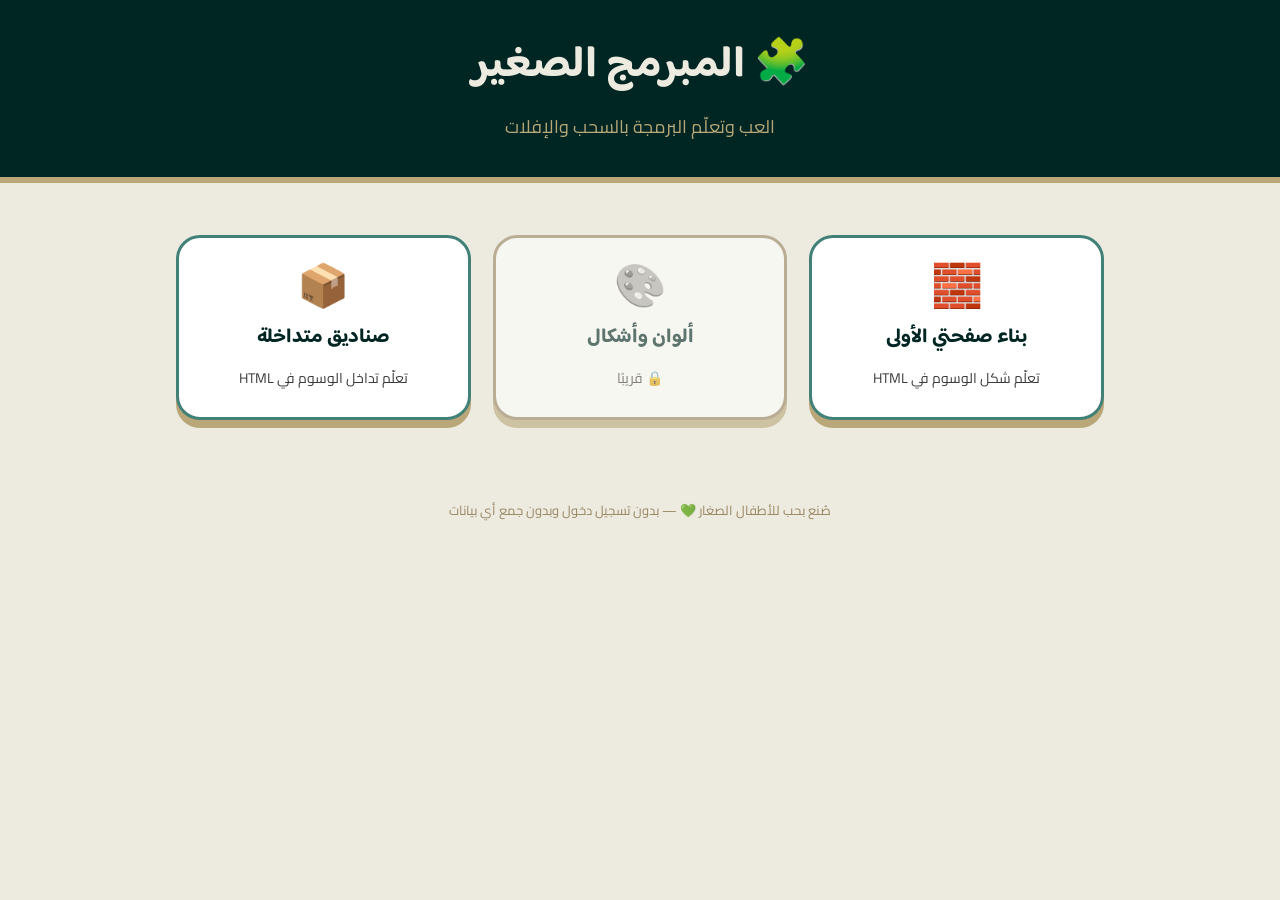
<file: index.html>
<!DOCTYPE html>
<html lang="ar" dir="rtl">
<head>
<meta charset="UTF-8">
<meta name="viewport" content="width=device-width, initial-scale=1.0, maximum-scale=1, user-scalable=no">
<title>المبرمج الصغير</title>
<link rel="preconnect" href="https://fonts.googleapis.com">
<link href="https://fonts.googleapis.com/css2?family=Baloo+Bhaijaan+2:wght@600;700&family=Cairo:wght@400;600;800&display=swap" rel="stylesheet">
<link rel="stylesheet" href="style.css">
</head>
<body>

<div class="top-bar">
  <h1>🧩 المبرمج الصغير</h1>
  <p>العب وتعلّم البرمجة بالسحب والإفلات</p>
</div>

<main>
  <div class="levels-grid" id="levels"></div>
</main>

<footer>صُنع بحب للأطفال الصغار 💚 — بدون تسجيل دخول وبدون جمع أي بيانات</footer>

<script>
  var LEVELS = [
    {
      id: "html-level-1",
      title: "بناء صفحتي الأولى",
      desc: "تعلّم شكل الوسوم في HTML",
      icon: "🧱",
      ready: true
    },
    {
      id: "css-level-1",
      title: "ألوان وأشكال",
      desc: "قريبًا",
      icon: "🎨",
      ready: false
    },
    {
      id: "html-level-2",
      title: "صناديق متداخلة",
      desc: "تعلّم تداخل الوسوم في HTML",
      icon: "📦",
      ready: true
    }
  ];

  var grid = document.getElementById("levels");

  function isLevelCompleted(lvl) {
    try {
      if (lvl.id === "html-level-2") {
        var raw = localStorage.getItem("mbarmij_html_level2_progress");
        if (!raw) return false;
        var p = JSON.parse(raw);
        return !!p["1"] && !!p["2"] && !!p["3"];
      }
      return localStorage.getItem("mubarmij_" + lvl.id + "_completed") === "true";
    } catch (e) {
      return false;
    }
  }

  LEVELS.forEach(function (lvl) {
    var completed = isLevelCompleted(lvl);

    var el = document.createElement(lvl.ready ? "a" : "div");
    if (lvl.ready) {
      el.href = "games/" + lvl.id + "/";
    }
    el.className = "level-card" + (lvl.ready ? "" : " locked");

    el.innerHTML =
      '<div class="badge">' + lvl.icon + "</div>" +
      "<h2>" + lvl.title + "</h2>" +
      '<p class="desc">' + (lvl.ready ? lvl.desc : "🔒 " + lvl.desc) + "</p>" +
      (lvl.ready && completed ? '<div class="star">⭐ مكتمل</div>' : "");

    grid.appendChild(el);
  });
</script>

</body>
</html>
</file>
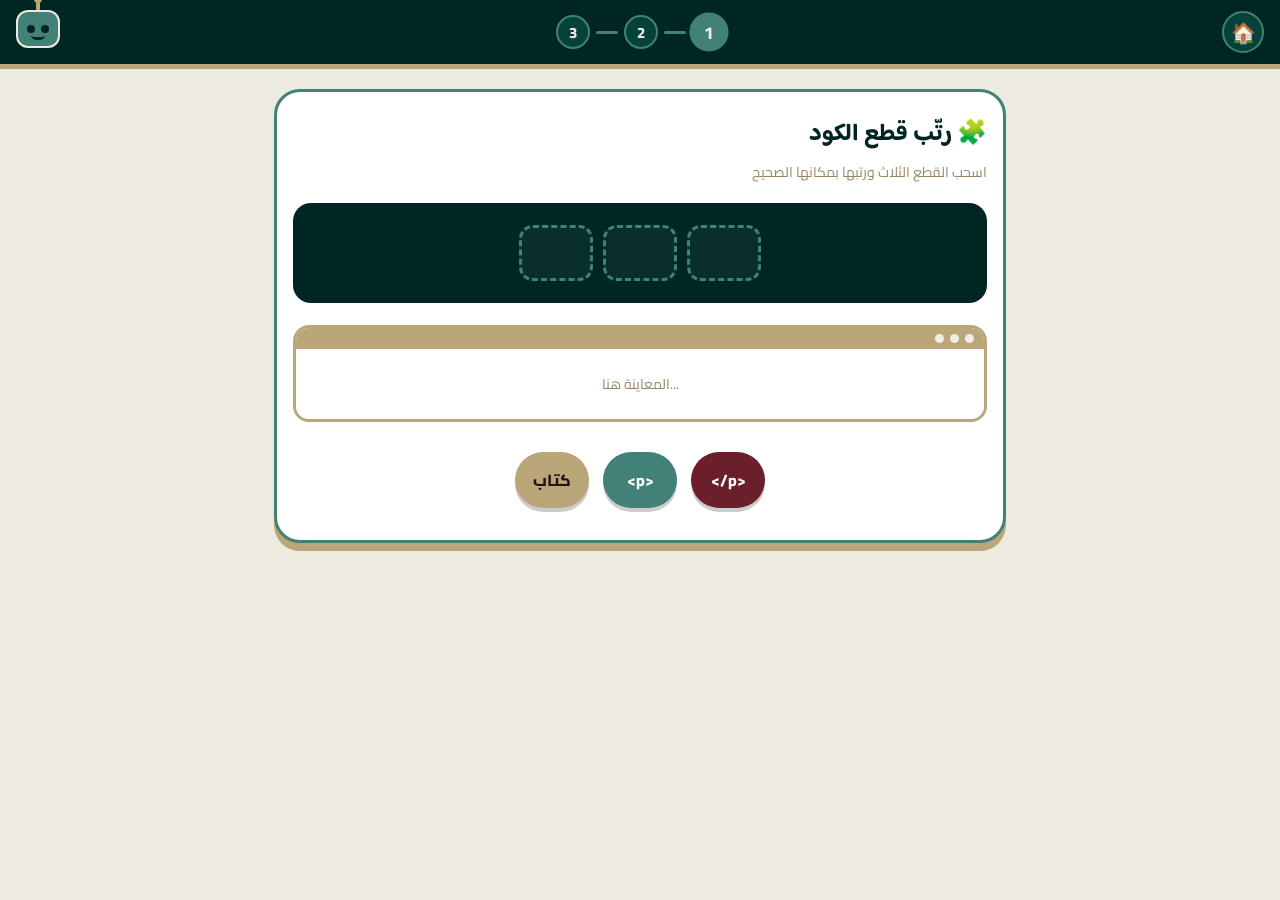
<file: games/html-level-1/index.html>
<!DOCTYPE html>
<html lang="ar" dir="rtl">
<head>
<meta charset="UTF-8">
<meta name="viewport" content="width=device-width, initial-scale=1.0, maximum-scale=1, user-scalable=no">
<title>بناء صفحتي الأولى — المبرمج الصغير</title>
<link rel="preconnect" href="https://fonts.googleapis.com">
<link href="https://fonts.googleapis.com/css2?family=Baloo+Bhaijaan+2:wght@600;700;800&family=Cairo:wght@400;600;800&display=swap" rel="stylesheet">
<link rel="stylesheet" href="style.css">
</head>
<body>

<header class="game-header">
  <a class="back-btn" href="../../index.html" aria-label="رجوع للخريطة">🏠</a>

  <div class="progress-track" id="progressTrack">
    <span class="step" data-step="0">1</span>
    <span class="line"></span>
    <span class="step" data-step="1">2</span>
    <span class="line"></span>
    <span class="step" data-step="2">3</span>
  </div>

  <div class="mascot" id="mascot" aria-hidden="true">
    <div class="mascot-antenna"></div>
    <div class="mascot-head">
      <div class="mascot-eye"></div>
      <div class="mascot-eye"></div>
      <div class="mascot-mouth"></div>
    </div>
  </div>
</header>

<main id="stage"></main>

<div class="toast" id="toast"></div>

<script src="script.js"></script>
</body>
</html>
</file>
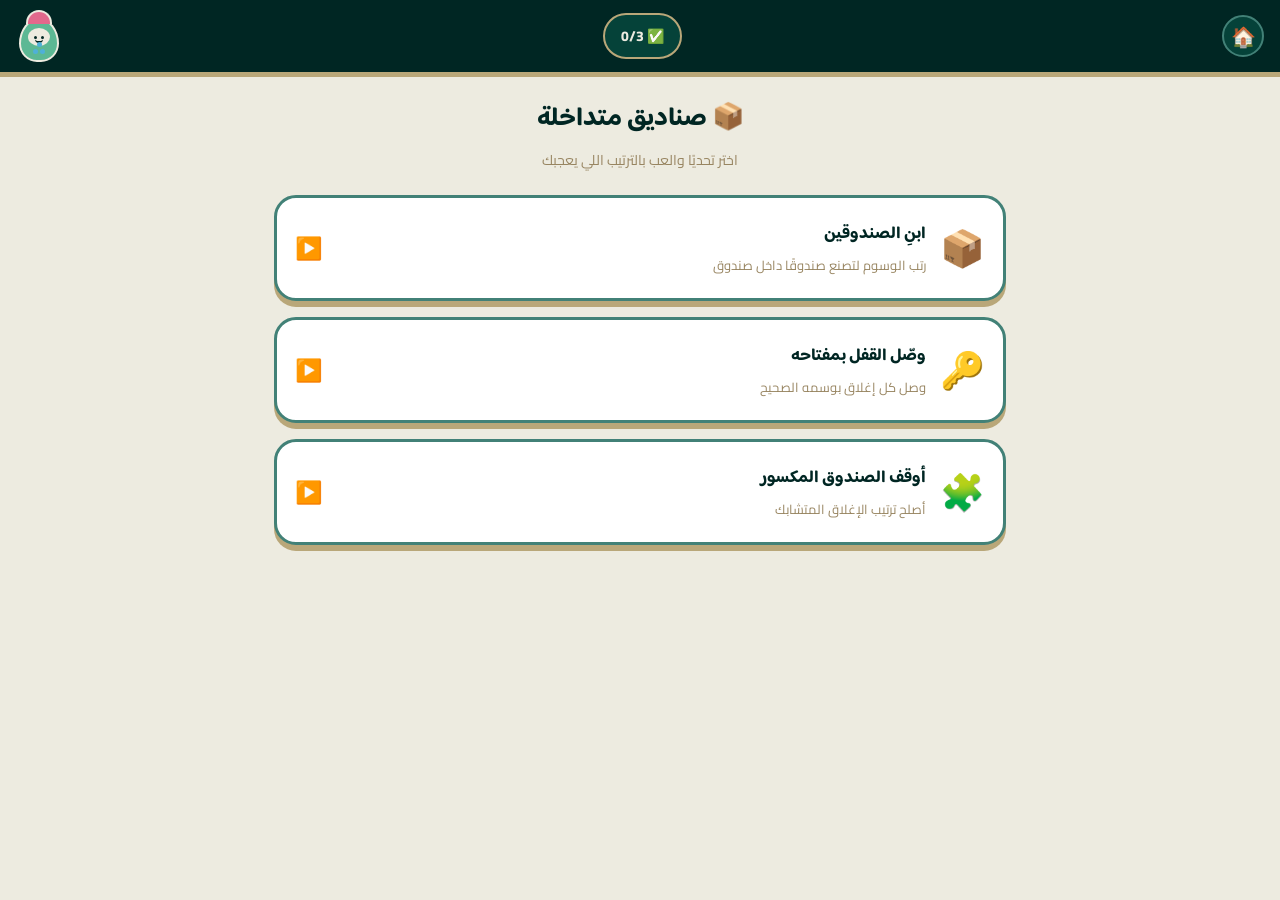
<file: games/html-level-2/index.html>
<!DOCTYPE html>
<html lang="ar" dir="rtl">
<head>
<meta charset="UTF-8">
<meta name="viewport" content="width=device-width, initial-scale=1.0, maximum-scale=1, user-scalable=no">
<title>التداخل — المبرمج الصغير</title>
<link rel="preconnect" href="https://fonts.googleapis.com">
<link href="https://fonts.googleapis.com/css2?family=Baloo+Bhaijaan+2:wght@600;700;800&family=Cairo:wght@400;600;800&display=swap" rel="stylesheet">
<link rel="stylesheet" href="style.css">
</head>
<body>

<header class="game-header">
  <a class="back-btn" href="../../index.html" aria-label="رجوع للخريطة">🏠</a>

  <div class="counter-badge" id="counterBadge">✅ 0/3</div>

  <div class="mascot2" id="mascot" aria-hidden="true">
    <div class="doll-scarf"></div>
    <div class="doll-body">
      <div class="doll-face">
        <div class="doll-eye"></div>
        <div class="doll-eye"></div>
        <div class="doll-smile"></div>
      </div>
      <div class="doll-flower">
        <span></span><span></span><span></span>
      </div>
    </div>
  </div>
</header>

<main id="stage"></main>

<div class="toast" id="toast"></div>

<script src="script.js"></script>
</body>
</html>
</file>
<file: style.css>
:root{
  --deep:#002623;
  --teal:#054239;
  --sage:#428177;
  --cream:#edebe0;
  --tan:#b9a779;
  --brown:#988561;
  --maroon:#6b1f2a;
  --maroon-dark:#4a151e;
  --near-black:#260f14;
  --white:#ffffff;
  --ink:#3d3a3b;
  --black:#161616;
}

*{box-sizing:border-box;}

html,body{
  margin:0;
  padding:0;
  min-height:100%;
}

body{
  background:var(--cream);
  color:var(--deep);
  font-family:"Cairo","Tahoma",sans-serif;
  direction:rtl;
  text-align:center;
}

.top-bar{
  background:var(--deep);
  color:var(--cream);
  padding:28px 16px 34px;
  border-bottom:6px solid var(--tan);
}

.top-bar h1{
  font-family:"Baloo Bhaijaan 2","Cairo",sans-serif;
  font-size:clamp(28px,6vw,44px);
  margin:0 0 6px;
}

.top-bar p{
  margin:0;
  font-size:clamp(14px,3vw,18px);
  color:var(--tan);
}

main{
  max-width:960px;
  margin:0 auto;
  padding:32px 16px 60px;
}

.levels-grid{
  display:grid;
  grid-template-columns:repeat(auto-fit,minmax(220px,1fr));
  gap:22px;
  margin-top:20px;
}

.level-card{
  background:var(--white);
  border-radius:24px;
  padding:26px 18px;
  box-shadow:0 8px 0 var(--tan);
  border:3px solid var(--sage);
  text-decoration:none;
  color:var(--deep);
  display:flex;
  flex-direction:column;
  align-items:center;
  gap:10px;
  transition:transform .15s ease;
}

.level-card:hover{
  transform:translateY(-4px);
}

.level-card .badge{
  font-size:42px;
  line-height:1;
}

.level-card h2{
  margin:4px 0 0;
  font-family:"Baloo Bhaijaan 2","Cairo",sans-serif;
  font-size:20px;
}

.level-card .desc{
  font-size:14px;
  color:var(--ink);
  margin:0;
}

.level-card .star{
  font-size:22px;
  color:var(--tan);
}

.level-card.locked{
  opacity:.6;
  border-color:var(--brown);
  cursor:default;
}

.level-card.locked .badge{
  filter:grayscale(1);
}

footer{
  padding:18px;
  color:var(--brown);
  font-size:13px;
}
</file>
<file: games/html-level-1/style.css>
:root{
  --deep:#002623;
  --teal:#054239;
  --sage:#428177;
  --cream:#edebe0;
  --tan:#b9a779;
  --brown:#988561;
  --maroon:#6b1f2a;
  --maroon-dark:#4a151e;
  --near-black:#260f14;
  --white:#ffffff;
  --ink:#3d3a3b;
  --black:#161616;
}

*{box-sizing:border-box; -webkit-tap-highlight-color:transparent;}

html,body{
  margin:0;
  min-height:100%;
  background:var(--cream);
  font-family:"Cairo","Tahoma",sans-serif;
  color:var(--deep);
  overflow-x:hidden;
}

body{direction:rtl;}

/* ---------- header ---------- */

.game-header{
  position:sticky;
  top:0;
  z-index:50;
  background:var(--deep);
  color:var(--cream);
  display:flex;
  align-items:center;
  justify-content:space-between;
  gap:12px;
  padding:10px 16px;
  border-bottom:5px solid var(--tan);
}

.back-btn{
  background:var(--teal);
  color:var(--cream);
  border-radius:50%;
  width:42px;
  height:42px;
  min-width:42px;
  display:flex;
  align-items:center;
  justify-content:center;
  font-size:20px;
  text-decoration:none;
  border:2px solid var(--sage);
}

.progress-track{
  display:flex;
  align-items:center;
  gap:6px;
}

.progress-track .step{
  width:34px;
  height:34px;
  border-radius:50%;
  background:var(--teal);
  border:2px solid var(--sage);
  color:var(--cream);
  display:flex;
  align-items:center;
  justify-content:center;
  font-weight:800;
  font-size:15px;
  transition:.25s;
}

.progress-track .line{
  width:22px;
  height:3px;
  background:var(--sage);
  border-radius:2px;
}

.progress-track .step.active{
  background:var(--sage);
  transform:scale(1.15);
}

.progress-track .step.done{
  background:var(--tan);
  color:var(--deep);
  border-color:var(--tan);
}
.progress-track .step.done::after{
  content:"✓";
}
.progress-track .step.done{font-size:0;}
.progress-track .step.done::after{font-size:16px;}

/* ---------- mascot ---------- */

.mascot{
  width:44px;
  height:44px;
  position:relative;
  flex-shrink:0;
}

.mascot-antenna{
  position:absolute;
  top:-9px;
  left:50%;
  transform:translateX(-50%);
  width:4px;
  height:10px;
  background:var(--tan);
  border-radius:2px;
}
.mascot-antenna::before{
  content:"";
  position:absolute;
  top:-6px;
  left:50%;
  transform:translateX(-50%);
  width:8px;
  height:8px;
  border-radius:50%;
  background:var(--tan);
}

.mascot-head{
  width:44px;
  height:38px;
  background:var(--sage);
  border-radius:12px;
  border:2px solid var(--cream);
  display:flex;
  align-items:center;
  justify-content:center;
  gap:6px;
  position:relative;
  transition:transform .2s;
}

.mascot-eye{
  width:8px;
  height:8px;
  background:var(--deep);
  border-radius:50%;
}

.mascot-mouth{
  position:absolute;
  bottom:6px;
  left:50%;
  transform:translateX(-50%);
  width:14px;
  height:5px;
  border-bottom:3px solid var(--deep);
  border-radius:0 0 8px 8px;
}

.mascot.happy .mascot-head{
  animation:mascotBounce .5s ease infinite;
}

.mascot.oops .mascot-head{
  animation:mascotShake .4s ease;
  background:var(--maroon);
}

@keyframes mascotBounce{
  0%,100%{transform:translateY(0) rotate(0);}
  50%{transform:translateY(-6px) rotate(-6deg);}
}

@keyframes mascotShake{
  0%,100%{transform:translateX(0);}
  25%{transform:translateX(-4px);}
  75%{transform:translateX(4px);}
}

/* ---------- stage ---------- */

#stage{
  max-width:760px;
  margin:0 auto;
  padding:20px 14px 70px;
}

.challenge-card{
  background:var(--white);
  border-radius:26px;
  border:3px solid var(--sage);
  box-shadow:0 8px 0 var(--tan);
  padding:20px 16px 26px;
  animation:cardIn .35s ease;
}

@keyframes cardIn{
  from{opacity:0; transform:translateY(14px);}
  to{opacity:1; transform:translateY(0);}
}

.challenge-title{
  font-family:"Baloo Bhaijaan 2","Cairo",sans-serif;
  font-size:clamp(18px,4.5vw,24px);
  margin:2px 0 4px;
  color:var(--deep);
}

.challenge-hint{
  margin:0 0 18px;
  color:var(--brown);
  font-size:14px;
}

/* ---------- code strip (challenge 1 & 3) ---------- */

.code-strip{
  direction:ltr;
  display:flex;
  align-items:stretch;
  justify-content:center;
  gap:10px;
  flex-wrap:wrap;
  background:var(--deep);
  border-radius:18px;
  padding:22px 14px;
  margin-bottom:22px;
  min-height:78px;
}

.slot{
  min-width:74px;
  height:56px;
  border:3px dashed var(--sage);
  border-radius:14px;
  display:flex;
  align-items:center;
  justify-content:center;
  padding:0 8px;
  background:rgba(255,255,255,.04);
  transition:.15s;
}

.slot.filled{
  border-style:solid;
  background:transparent;
  padding:0;
}

.slot.gap{
  animation:gapPulse 1.4s ease infinite;
}

@keyframes gapPulse{
  0%,100%{border-color:var(--sage);}
  50%{border-color:var(--tan);}
}

/* ---------- pieces ---------- */

.piece{
  touch-action:none;
  user-select:none;
  -webkit-user-select:none;
  cursor:grab;
  display:flex;
  align-items:center;
  justify-content:center;
  font-weight:800;
  font-family:"Cairo",monospace;
  font-size:16px;
  border-radius:999px;
  padding:12px 18px;
  min-height:56px;
  min-width:74px;
  box-shadow:0 4px 0 rgba(0,0,0,.2);
  color:var(--white);
  white-space:nowrap;
}

.piece.dragging{
  cursor:grabbing;
  box-shadow:0 10px 18px rgba(0,0,0,.3);
  opacity:.95;
}

.piece.placed{
  cursor:default;
  box-shadow:none;
}

.piece-open{ background:var(--sage); }
.piece-close{ background:var(--maroon); }
.piece-content{ background:var(--tan); color:var(--near-black); }
.piece-option{ background:var(--teal); }

.piece.wrong-shake{
  animation:wrongShake .4s ease;
}

@keyframes wrongShake{
  0%,100%{transform:translateX(0);}
  20%{transform:translateX(-8px) rotate(-3deg);}
  40%{transform:translateX(8px) rotate(3deg);}
  60%{transform:translateX(-6px) rotate(-2deg);}
  80%{transform:translateX(6px) rotate(2deg);}
}

.piece.correct-pop{
  animation:correctPop .35s ease;
}

@keyframes correctPop{
  0%{transform:scale(1);}
  50%{transform:scale(1.18);}
  100%{transform:scale(1);}
}

/* ---------- tray ---------- */

.tray{
  direction:ltr;
  display:flex;
  align-items:center;
  justify-content:center;
  gap:14px;
  flex-wrap:wrap;
  padding:6px 4px 4px;
  min-height:70px;
}

/* ---------- preview panel (challenge 1) ---------- */

.preview-panel{
  margin-top:4px;
  margin-bottom:22px;
  border:3px solid var(--tan);
  border-radius:16px;
  overflow:hidden;
}

.preview-bar{
  background:var(--tan);
  padding:6px 10px;
  display:flex;
  gap:6px;
}

.preview-bar span{
  width:9px;
  height:9px;
  border-radius:50%;
  background:var(--white);
  opacity:.8;
}

.preview-body{
  min-height:70px;
  background:var(--white);
  display:flex;
  align-items:center;
  justify-content:center;
  padding:14px;
  direction:ltr;
}

.preview-body .rendered-h1{ font-size:30px; font-weight:800; color:var(--deep); }
.preview-body .rendered-h2{ font-size:24px; font-weight:800; color:var(--teal); }
.preview-body .rendered-h3{ font-size:19px; font-weight:800; color:var(--sage); }
.preview-body .rendered-p{ font-size:16px; color:var(--ink); }
.preview-body .placeholder{ color:var(--brown); font-size:14px; }
.preview-body .sealed::after{
  content:" ✅";
}

/* ---------- vertical tower (challenge 2) ---------- */

.page-mock{
  border:3px solid var(--tan);
  border-radius:16px;
  background:var(--white);
  padding:16px;
  margin:0 auto 22px;
  max-width:340px;
}

.page-mock .slot{
  width:100%;
  min-width:0;
  margin-bottom:12px;
  border-color:var(--brown);
}

.page-mock .slot:last-child{margin-bottom:0;}

.size-slot[data-rank="0"]{ height:76px; }
.size-slot[data-rank="1"]{ height:52px; }
.size-slot[data-rank="2"]{ height:32px; }

.struct-slot[data-kind="heading"]{ height:46px; }
.struct-slot[data-kind="image"]{ height:70px; }
.struct-slot[data-kind="paragraph"]{ height:52px; }

.block{
  width:100%;
  height:100%;
  border-radius:10px;
  display:flex;
  align-items:center;
  justify-content:center;
  font-weight:800;
  color:var(--white);
  font-size:15px;
}

.block-heading{ background:var(--sage); font-size:19px; }
.block-image{ background:var(--teal); font-size:26px; }
.block-paragraph{ background:var(--brown); font-size:13px; }

.piece.static{
  cursor:default;
  box-shadow:none;
}

.piece.icon-lg,
.piece.icon-md,
.piece.icon-sm{
  border-radius:50%;
  padding:0;
  box-shadow:0 3px 0 rgba(0,0,0,.2);
}

.piece.icon-lg{ width:66px; height:66px; font-size:30px; background:var(--sage); }
.piece.icon-md{ width:48px; height:48px; font-size:21px; background:var(--teal); }
.piece.icon-sm{ width:32px; height:32px; font-size:14px; background:var(--brown); }

.piece.block-heading,
.piece.block-image,
.piece.block-paragraph{
  border-radius:12px;
  padding:0 10px;
}

.piece.block-heading{ width:150px; height:46px; background:var(--sage); font-size:15px; }
.piece.block-image{ width:70px; height:70px; background:var(--teal); font-size:28px; }
.piece.block-paragraph{ width:160px; height:44px; background:var(--brown); font-size:12px; letter-spacing:2px; }

/* ---------- toast ---------- */

.toast{
  position:fixed;
  bottom:22px;
  left:50%;
  transform:translateX(-50%) translateY(20px);
  background:var(--deep);
  color:var(--cream);
  padding:12px 22px;
  border-radius:999px;
  font-weight:800;
  border:2px solid var(--tan);
  opacity:0;
  pointer-events:none;
  transition:.25s;
  z-index:80;
  white-space:nowrap;
}

.toast.show{
  opacity:1;
  transform:translateX(-50%) translateY(0);
}

/* ---------- complete screen ---------- */

.complete-screen{
  text-align:center;
  padding:20px 10px;
}

.complete-screen .stars{
  font-size:46px;
  margin-bottom:6px;
  animation:starsPop .6s ease;
}

@keyframes starsPop{
  0%{transform:scale(.5); opacity:0;}
  60%{transform:scale(1.15);}
  100%{transform:scale(1); opacity:1;}
}

.complete-screen h2{
  font-family:"Baloo Bhaijaan 2","Cairo",sans-serif;
  color:var(--deep);
  margin:6px 0;
}

.complete-screen p{
  color:var(--brown);
  margin:0 0 22px;
}

.btn-row{
  display:flex;
  gap:12px;
  justify-content:center;
  flex-wrap:wrap;
}

.btn{
  border:none;
  border-radius:999px;
  padding:14px 26px;
  font-weight:800;
  font-family:"Cairo",sans-serif;
  font-size:15px;
  cursor:pointer;
  text-decoration:none;
  display:inline-block;
}

.btn-primary{
  background:var(--sage);
  color:var(--white);
  box-shadow:0 5px 0 var(--teal);
}

.btn-secondary{
  background:var(--cream);
  color:var(--deep);
  border:2px solid var(--tan);
}

.confetti{
  position:fixed;
  top:-20px;
  width:10px;
  height:16px;
  border-radius:3px;
  animation:confettiFall linear forwards;
  z-index:70;
}

@keyframes confettiFall{
  to{ transform:translateY(110vh) rotate(360deg); opacity:.3; }
}

@media (max-width:420px){
  .piece{ font-size:14px; padding:10px 14px; min-width:64px; }
  .slot{ min-width:60px; height:50px; }
}
</file>
<file: games/html-level-2/style.css>
:root{
  --deep:#002623;
  --teal:#054239;
  --sage:#428177;
  --cream:#edebe0;
  --tan:#b9a779;
  --brown:#988561;
  --maroon:#6b1f2a;
  --maroon-dark:#4a151e;
  --near-black:#260f14;
  --white:#ffffff;
  --ink:#3d3a3b;
  --black:#161616;

  /* tag identity colors (vivid, non-core palette additions) */
  --p-open:#5cb894;
  --p-close:#337a5c;
  --strong-open:#e2688c;
  --strong-close:#a83f60;
  --h2-open:#4fb0d8;
  --h2-close:#256f8c;
}

*{box-sizing:border-box; -webkit-tap-highlight-color:transparent;}

html,body{
  margin:0;
  min-height:100%;
  background:var(--cream);
  font-family:"Cairo","Tahoma",sans-serif;
  color:var(--deep);
  overflow-x:hidden;
}

body{direction:rtl;}

/* ---------- header ---------- */

.game-header{
  position:sticky;
  top:0;
  z-index:50;
  background:var(--deep);
  color:var(--cream);
  display:flex;
  align-items:center;
  justify-content:space-between;
  gap:12px;
  padding:10px 16px;
  border-bottom:5px solid var(--tan);
}

.back-btn{
  background:var(--teal);
  color:var(--cream);
  border-radius:50%;
  width:42px;
  height:42px;
  min-width:42px;
  display:flex;
  align-items:center;
  justify-content:center;
  font-size:20px;
  text-decoration:none;
  border:2px solid var(--sage);
}

.counter-badge{
  background:var(--teal);
  border:2px solid var(--tan);
  border-radius:999px;
  padding:8px 16px;
  font-weight:800;
  font-size:14px;
  white-space:nowrap;
}

/* ---------- mascot: nesting doll ---------- */

.mascot2{
  width:46px;
  height:52px;
  position:relative;
  flex-shrink:0;
}

.doll-scarf{
  position:absolute;
  top:0;
  left:50%;
  transform:translateX(-50%);
  width:26px;
  height:14px;
  background:var(--strong-open);
  border-radius:13px 13px 0 0;
  border:2px solid var(--cream);
  border-bottom:none;
  z-index:2;
}

.doll-body{
  position:absolute;
  top:8px;
  left:50%;
  transform:translateX(-50%);
  width:40px;
  height:44px;
  background:var(--p-open);
  border:2px solid var(--cream);
  border-radius:50% 50% 45% 45% / 58% 58% 42% 42%;
  transition:transform .2s;
}

.doll-face{
  position:absolute;
  top:8px;
  left:50%;
  transform:translateX(-50%);
  width:22px;
  height:18px;
  background:var(--cream);
  border-radius:50%;
  display:flex;
  align-items:center;
  justify-content:center;
  gap:4px;
}

.doll-eye{
  width:3px;
  height:3px;
  background:var(--deep);
  border-radius:50%;
}

.doll-smile{
  position:absolute;
  bottom:3px;
  left:50%;
  transform:translateX(-50%);
  width:8px;
  height:4px;
  border-bottom:2px solid var(--deep);
  border-radius:0 0 6px 6px;
}

.doll-flower{
  position:absolute;
  bottom:6px;
  left:50%;
  transform:translateX(-50%);
  width:12px;
  height:12px;
}

.doll-flower span{
  position:absolute;
  width:5px;
  height:5px;
  border-radius:50%;
  background:var(--h2-open);
}
.doll-flower span:nth-child(1){ top:0; left:3.5px; }
.doll-flower span:nth-child(2){ bottom:0; left:0; }
.doll-flower span:nth-child(3){ bottom:0; right:0; }

.mascot2.happy .doll-body{
  animation:dollBounce .5s ease infinite;
}

.mascot2.oops .doll-body{
  animation:dollWobble .4s ease;
}

@keyframes dollBounce{
  0%,100%{transform:translateX(-50%) translateY(0) rotate(0);}
  50%{transform:translateX(-50%) translateY(-6px) rotate(-5deg);}
}

@keyframes dollWobble{
  0%,100%{transform:translateX(-50%) rotate(0);}
  25%{transform:translateX(-50%) rotate(-8deg);}
  75%{transform:translateX(-50%) rotate(8deg);}
}

/* ---------- stage ---------- */

#stage{
  max-width:760px;
  margin:0 auto;
  padding:20px 14px 70px;
}

.challenge-card{
  background:var(--white);
  border-radius:26px;
  border:3px solid var(--sage);
  box-shadow:0 8px 0 var(--tan);
  padding:20px 16px 26px;
  animation:cardIn .35s ease;
}

@keyframes cardIn{
  from{opacity:0; transform:translateY(14px);}
  to{opacity:1; transform:translateY(0);}
}

.challenge-title{
  font-family:"Baloo Bhaijaan 2","Cairo",sans-serif;
  font-size:clamp(18px,4.5vw,24px);
  margin:2px 0 4px;
  color:var(--deep);
}

.challenge-hint{
  margin:0 0 18px;
  color:var(--brown);
  font-size:14px;
}

.challenge-back{
  display:inline-block;
  margin-bottom:14px;
  color:var(--sage);
  font-weight:800;
  text-decoration:none;
  font-size:14px;
  cursor:pointer;
}

/* ---------- hub ---------- */

.hub-intro{
  text-align:center;
  margin-bottom:22px;
}

.hub-intro h1{
  font-family:"Baloo Bhaijaan 2","Cairo",sans-serif;
  font-size:clamp(20px,5vw,26px);
  margin:0 0 6px;
}

.hub-intro p{
  margin:0;
  color:var(--brown);
  font-size:14px;
}

.hub-grid{
  display:grid;
  grid-template-columns:1fr;
  gap:16px;
}

.hub-card{
  background:var(--white);
  border:3px solid var(--sage);
  border-radius:22px;
  box-shadow:0 6px 0 var(--tan);
  padding:16px 18px;
  display:flex;
  align-items:center;
  gap:14px;
  cursor:pointer;
  text-align:right;
  transition:transform .15s;
}

.hub-card:active{ transform:scale(.98); }

.hub-card .icon{
  font-size:36px;
  flex-shrink:0;
}

.hub-card .info{ flex:1; }

.hub-card h3{
  margin:0 0 4px;
  font-family:"Baloo Bhaijaan 2","Cairo",sans-serif;
  font-size:17px;
}

.hub-card p{
  margin:0;
  font-size:13px;
  color:var(--brown);
}

.hub-card .status{
  font-size:22px;
  flex-shrink:0;
}

.hub-card.done{
  border-color:var(--tan);
  background:#fbfaf6;
}

.parent-banner{
  margin-top:18px;
  background:var(--deep);
  color:var(--cream);
  border-radius:20px;
  padding:18px;
  text-align:center;
  border:3px solid var(--tan);
  animation:cardIn .4s ease;
}

.parent-banner p{
  margin:0;
  font-size:15px;
  line-height:1.7;
}

/* ---------- code strip ---------- */

.code-strip{
  direction:ltr;
  display:flex;
  align-items:stretch;
  justify-content:center;
  gap:8px;
  flex-wrap:wrap;
  background:var(--deep);
  border-radius:18px;
  padding:20px 12px;
  margin-bottom:22px;
  min-height:78px;
}

.slot{
  min-width:60px;
  height:52px;
  border:3px dashed var(--sage);
  border-radius:14px;
  display:flex;
  align-items:center;
  justify-content:center;
  padding:0 6px;
  background:rgba(255,255,255,.04);
  transition:.15s;
}

.slot.filled{
  border-style:solid;
  background:transparent;
  padding:0;
}

/* ---------- pieces ---------- */

.piece{
  touch-action:none;
  user-select:none;
  -webkit-user-select:none;
  cursor:grab;
  display:flex;
  align-items:center;
  justify-content:center;
  font-weight:800;
  font-family:"Cairo",monospace;
  font-size:15px;
  border-radius:999px;
  padding:10px 14px;
  min-height:50px;
  min-width:60px;
  box-shadow:0 4px 0 rgba(0,0,0,.2);
  color:var(--white);
  white-space:nowrap;
}

.piece.dragging{
  cursor:grabbing;
  box-shadow:0 10px 18px rgba(0,0,0,.3);
  opacity:.95;
}

.piece.placed{
  cursor:default;
  box-shadow:none;
}

.piece.static{
  cursor:default;
  box-shadow:none;
}

.piece-content{ background:var(--tan); color:var(--near-black); }

.piece-p-open{ background:var(--p-open); }
.piece-p-close{ background:var(--p-close); }
.piece-strong-open{ background:var(--strong-open); }
.piece-strong-close{ background:var(--strong-close); }
.piece-h2-open{ background:var(--h2-open); }
.piece-h2-close{ background:var(--h2-close); }

.piece.wrong-shake{
  animation:wrongShake .4s ease;
}

@keyframes wrongShake{
  0%,100%{transform:translateX(0);}
  20%{transform:translateX(-8px) rotate(-3deg);}
  40%{transform:translateX(8px) rotate(3deg);}
  60%{transform:translateX(-6px) rotate(-2deg);}
  80%{transform:translateX(6px) rotate(2deg);}
}

.piece.correct-pop{
  animation:correctPop .35s ease;
}

@keyframes correctPop{
  0%{transform:scale(1);}
  50%{transform:scale(1.18);}
  100%{transform:scale(1);}
}

/* ---------- tray ---------- */

.tray{
  direction:ltr;
  display:flex;
  align-items:center;
  justify-content:center;
  gap:12px;
  flex-wrap:wrap;
  padding:6px 4px 4px;
  min-height:64px;
}

/* ---------- preview panel (real nested DOM elements) ---------- */

.preview-panel{
  margin-top:4px;
  margin-bottom:22px;
  border:3px solid var(--tan);
  border-radius:16px;
  overflow:hidden;
}

.preview-bar{
  background:var(--tan);
  padding:6px 10px;
  display:flex;
  gap:6px;
}

.preview-bar span{
  width:9px;
  height:9px;
  border-radius:50%;
  background:var(--white);
  opacity:.8;
}

.preview-body{
  min-height:76px;
  background:var(--white);
  display:flex;
  align-items:center;
  justify-content:center;
  padding:16px;
  direction:ltr;
}

.preview-body .placeholder{ color:var(--brown); font-size:14px; }

.box-outer{
  border:3px dashed var(--p-open);
  border-radius:14px;
  padding:14px;
  background:rgba(92,184,148,.08);
  display:flex;
  align-items:center;
  justify-content:center;
  margin:0;
}

.box-outer.sealed-outer{
  border-style:solid;
  background:rgba(92,184,148,.16);
}

.box-inner{
  border:3px dashed var(--strong-open);
  border-radius:10px;
  padding:8px 12px;
  background:rgba(226,104,140,.1);
  font-weight:800;
  color:var(--near-black);
}

.box-inner.sealed-inner{
  border-style:solid;
  background:rgba(226,104,140,.2);
}

/* ---------- challenge 2 : lock & key ---------- */

.lockkey-board{
  display:flex;
  justify-content:space-between;
  gap:18px;
  margin-bottom:22px;
  direction:ltr;
}

.lock-col, .key-col{
  flex:1;
  display:flex;
  flex-direction:column;
  gap:14px;
  align-items:center;
}

.lock-slot{
  width:100%;
  max-width:120px;
  height:58px;
  border-radius:16px;
  border:3px dashed var(--brown);
  display:flex;
  align-items:center;
  justify-content:center;
  gap:6px;
  font-weight:800;
  color:var(--white);
  font-size:14px;
}

.lock-slot .keyhole{ font-size:16px; opacity:.85; }

.lock-slot.filled{
  border-style:solid;
}

.lock-p{ background:var(--p-open); }
.lock-strong{ background:var(--strong-open); }
.lock-h2{ background:var(--h2-open); }

/* ---------- nest illustration (challenge 3) ---------- */

.nest-illustration{
  position:relative;
  width:170px;
  height:120px;
  margin:0 auto 18px;
}

.nest-outer, .nest-inner{
  position:absolute;
  border-radius:16px;
  transition:left .5s ease, top .5s ease, transform .5s ease;
}

.nest-outer{
  width:120px;
  height:90px;
  background:var(--p-open);
  opacity:.88;
}

.nest-inner{
  width:66px;
  height:48px;
  background:var(--strong-open);
  display:flex;
  align-items:center;
  justify-content:center;
  font-size:20px;
}

.nest-illustration.tangled .nest-outer{ left:6px; top:8px; }
.nest-illustration.tangled .nest-inner{ left:78px; top:60px; }

.nest-illustration.fixed .nest-outer{ left:22px; top:14px; }
.nest-illustration.fixed .nest-inner{ left:48px; top:36px; }

.swap-strip{
  direction:ltr;
  display:flex;
  align-items:stretch;
  justify-content:center;
  gap:8px;
  flex-wrap:wrap;
  background:var(--deep);
  border-radius:18px;
  padding:20px 12px;
  margin-bottom:10px;
  min-height:78px;
}

.swap-strip .slot{
  cursor:grab;
}

.swap-strip .slot.dragging{
  cursor:grabbing;
}

/* ---------- toast ---------- */

.toast{
  position:fixed;
  bottom:22px;
  left:50%;
  transform:translateX(-50%) translateY(20px);
  background:var(--deep);
  color:var(--cream);
  padding:12px 22px;
  border-radius:999px;
  font-weight:800;
  border:2px solid var(--tan);
  opacity:0;
  pointer-events:none;
  transition:.25s;
  z-index:80;
  white-space:nowrap;
}

.toast.show{
  opacity:1;
  transform:translateX(-50%) translateY(0);
}

.confetti{
  position:fixed;
  top:-20px;
  width:10px;
  height:16px;
  border-radius:3px;
  animation:confettiFall linear forwards;
  z-index:70;
}

@keyframes confettiFall{
  to{ transform:translateY(110vh) rotate(360deg); opacity:.3; }
}

@media (max-width:420px){
  .piece{ font-size:13px; padding:8px 10px; min-width:52px; }
  .slot{ min-width:48px; height:46px; }
  .lockkey-board{ gap:10px; }
  .lock-slot{ font-size:12px; }
}
</file>
